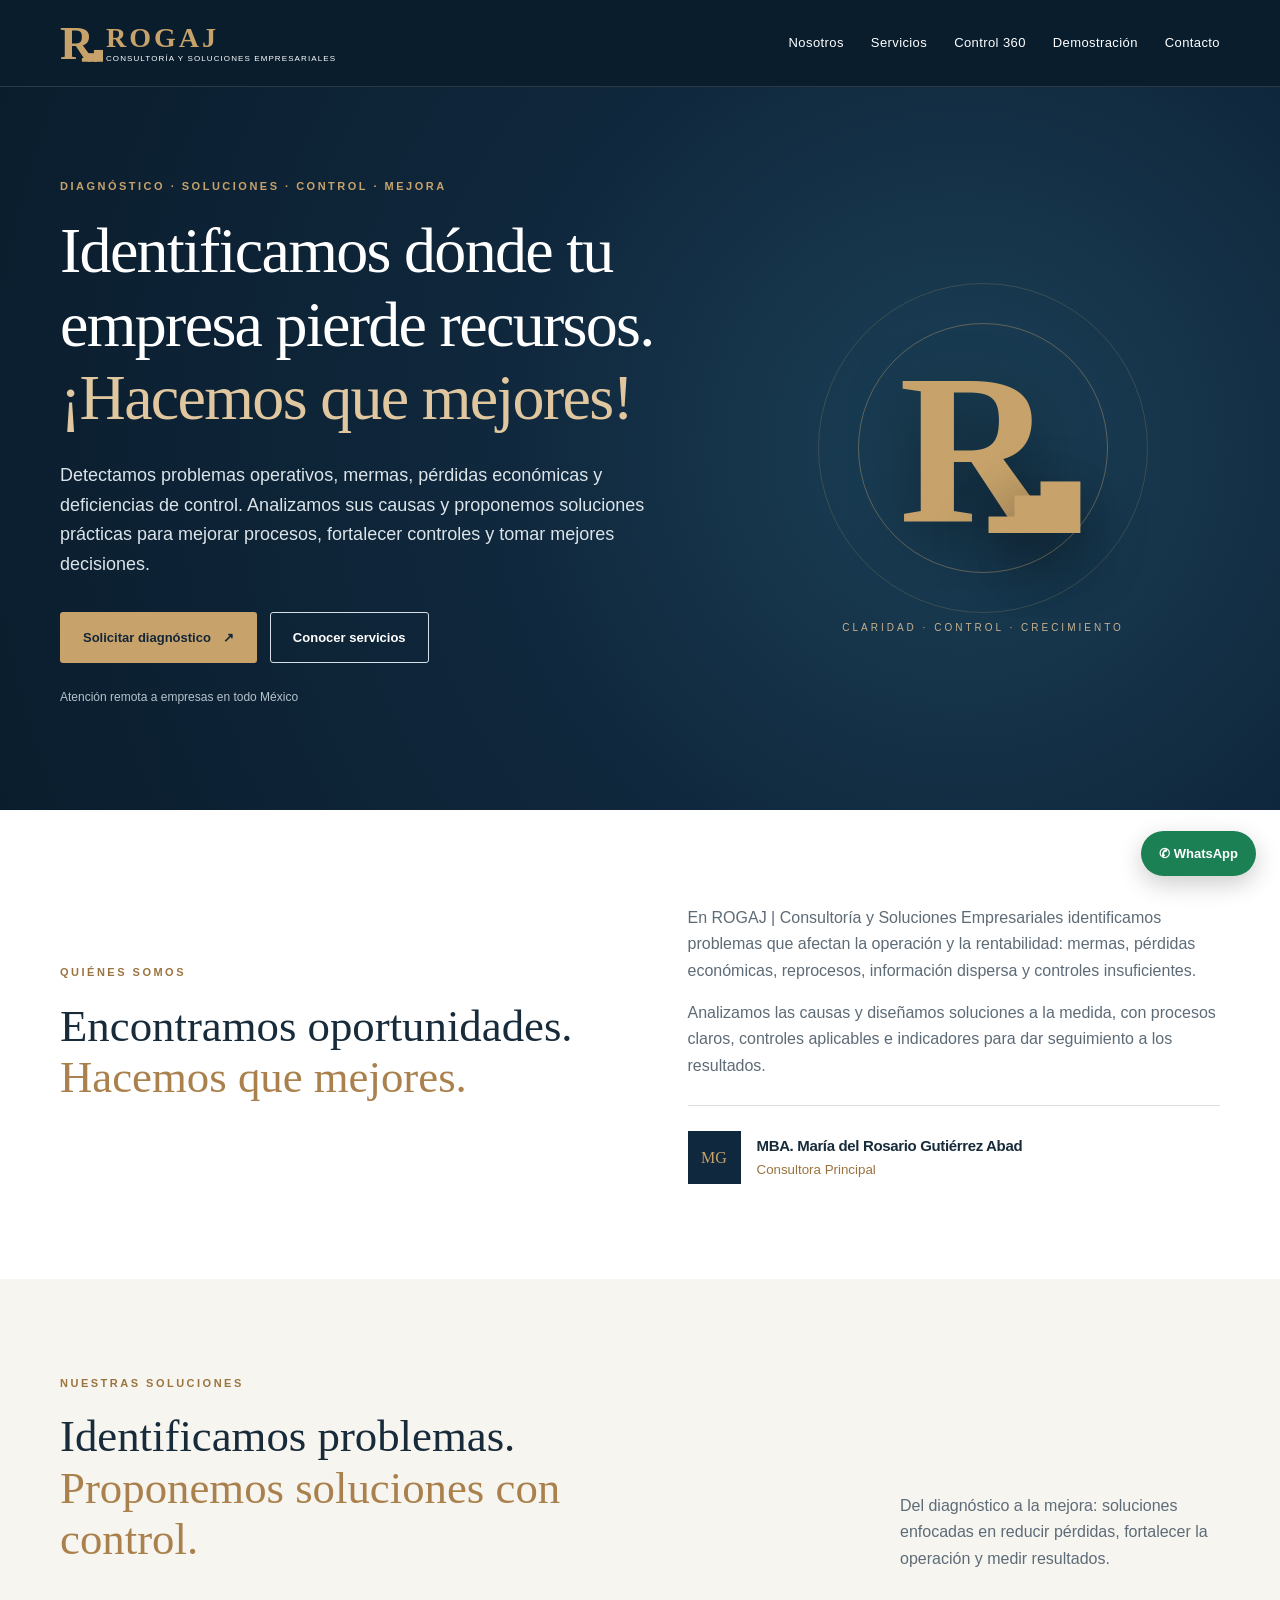
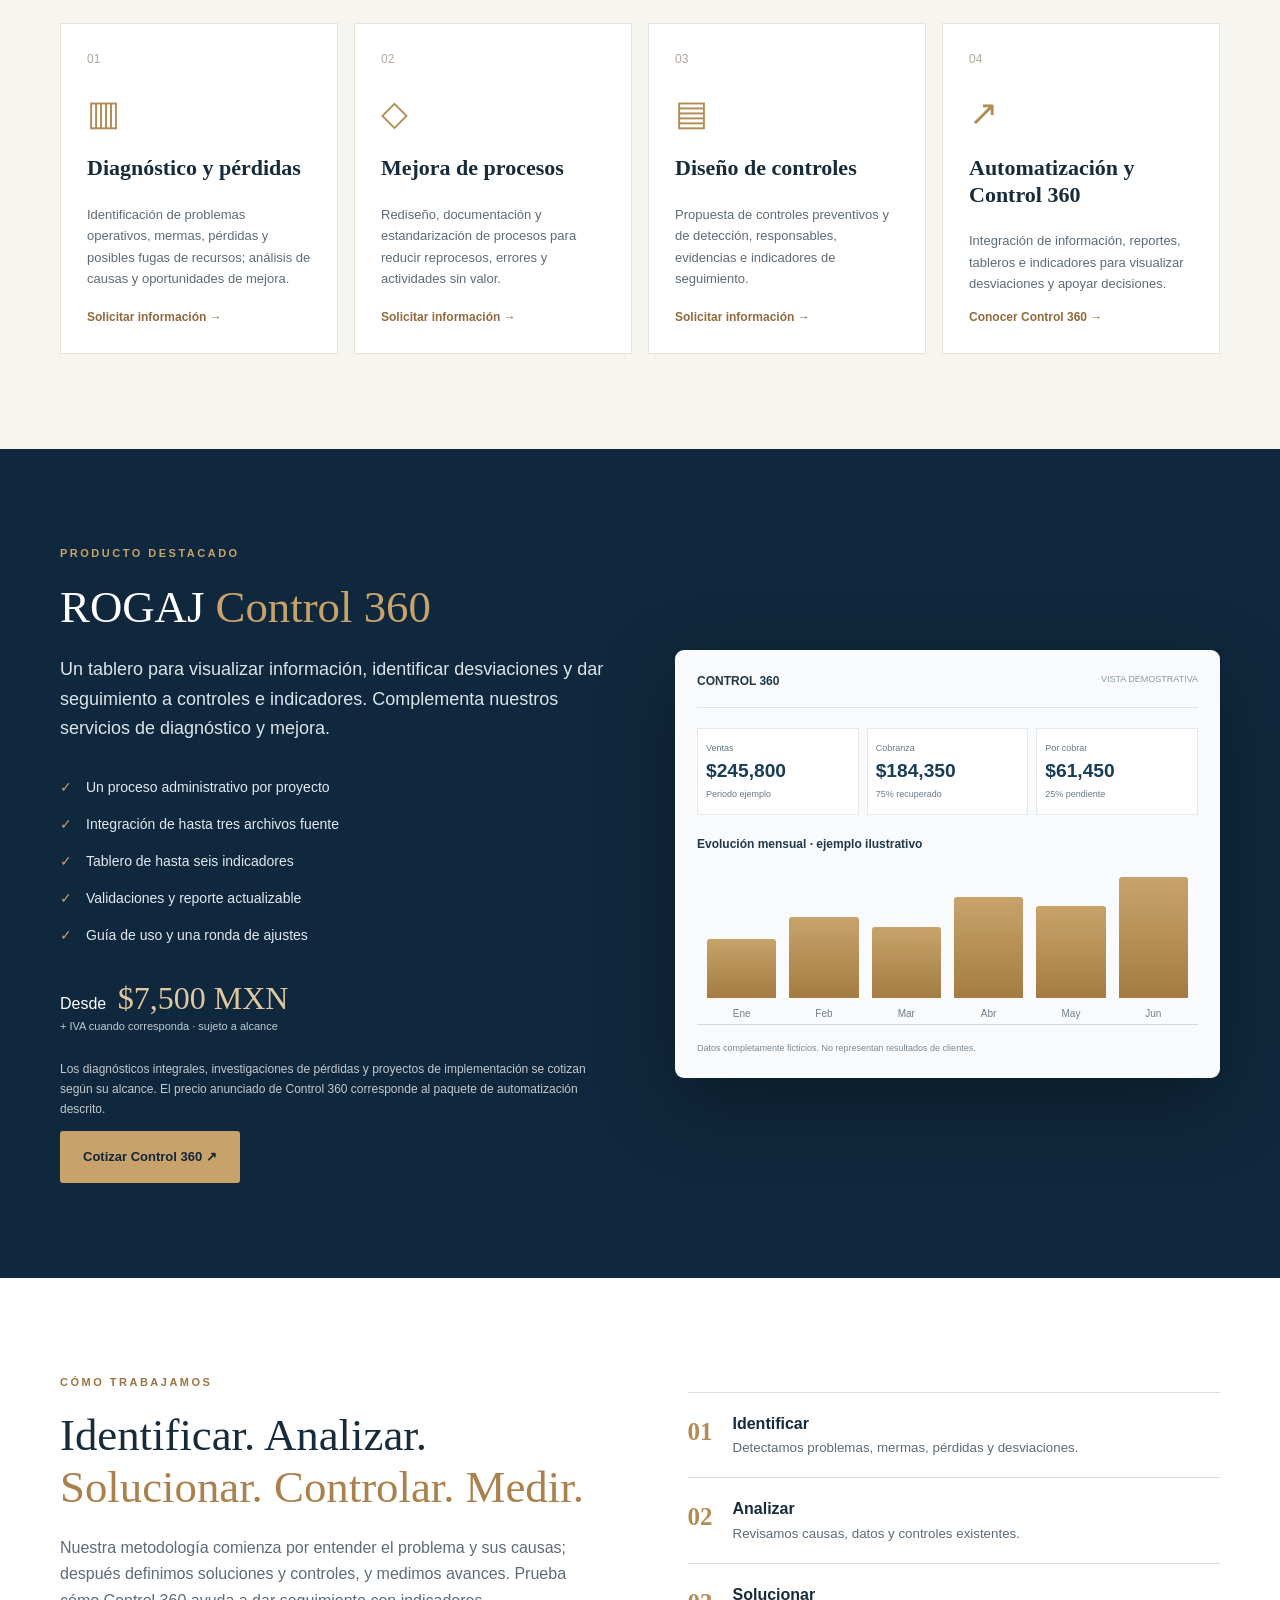
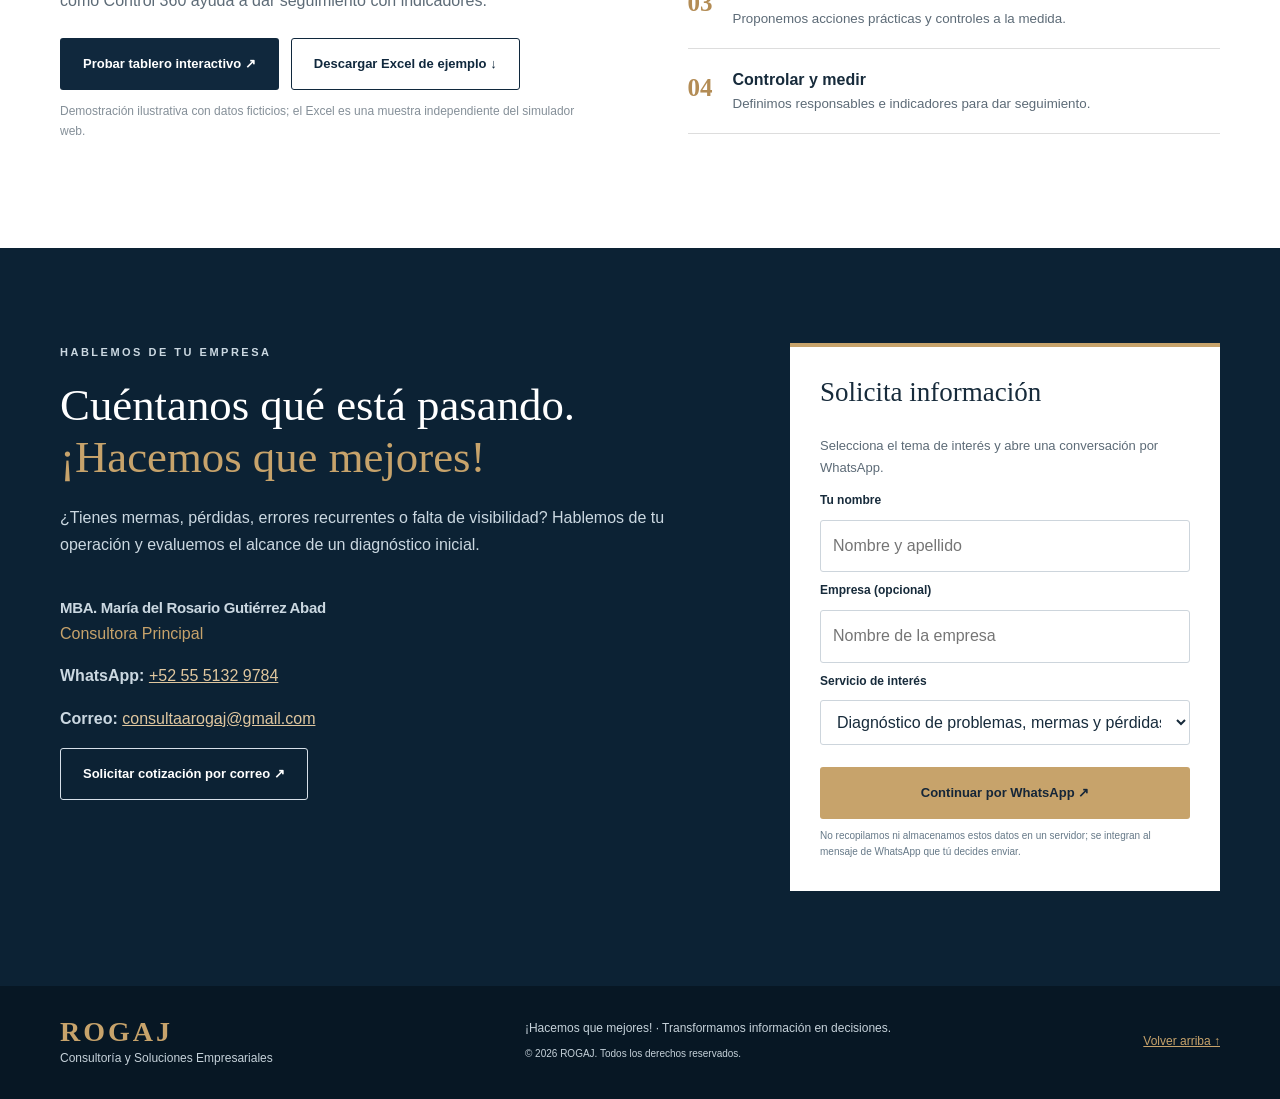
<file: index.html>
<!DOCTYPE html>

<html lang="es-MX">
<head>
<meta charset="utf-8"/><meta content="width=device-width,initial-scale=1" name="viewport"/>
<meta content="#10283d" name="theme-color"/><meta content="Consultoría empresarial en México. Identificamos mermas, pérdidas y problemas operativos; proponemos controles, mejora de procesos y tableros Control 360. ¡Hacemos que mejores!" name="description"/>
<title>ROGAJ | Consultoría empresarial, control de pérdidas y mejora de procesos</title>
<link href="styles.css" rel="stylesheet"/>
<link href="https://rogaj.github.io/ROGAJ/" rel="canonical"/><link href="favicon.svg" rel="icon"/><meta content="website" property="og:type"/><meta content="es_MX" property="og:locale"/><meta content="ROGAJ | Consultoría y Soluciones Empresariales" property="og:site_name"/><meta content="ROGAJ | Consultoría empresarial, control de pérdidas y mejora de procesos" property="og:title"/><meta content="Consultoría empresarial en México. Identificamos mermas, pérdidas y problemas operativos; proponemos controles, mejora de procesos y tableros Control 360. ¡Hacemos que mejores!" property="og:description"/><meta content="https://rogaj.github.io/ROGAJ/" property="og:url"/><meta content="index,follow,max-image-preview:large" name="robots"/><script type="application/ld+json">{"@context": "https://schema.org", "@type": "ProfessionalService", "name": "ROGAJ | Consultoría y Soluciones Empresariales", "url": "https://rogaj.github.io/ROGAJ/", "description": "Consultoría empresarial en México. Identificamos mermas, pérdidas y problemas operativos; proponemos controles, mejora de procesos y tableros Control 360. ¡Hacemos que mejores!", "email": "consultaarogaj@gmail.com", "telephone": "+52 55 5132 9784", "areaServed": {"@type": "Country", "name": "México"}, "availableLanguage": "es", "slogan": "¡Hacemos que mejores!", "hasOfferCatalog": {"@type": "OfferCatalog", "name": "Servicios ROGAJ", "itemListElement": [{"@type": "OfferCatalog", "name": "Diagnóstico de problemas, mermas y pérdidas"}, {"@type": "OfferCatalog", "name": "Mejora de procesos"}, {"@type": "OfferCatalog", "name": "Diseño de controles"}, {"@type": "OfferCatalog", "name": "ROGAJ Control 360"}]}}</script></head>
<body>
<a class="skip" href="#contenido">Ir al contenido</a>
<header class="site-header"><div class="container nav"><a aria-label="ROGAJ, inicio" class="brand" href="#inicio"><span class="mark">R<span class="bars">▂▅▇</span></span><span class="brand-text"><strong>ROGAJ</strong><small>CONSULTORÍA Y SOLUCIONES EMPRESARIALES</small></span></a><button aria-controls="menu" aria-expanded="false" aria-label="Abrir menú" class="menu-toggle">☰</button><nav aria-label="Navegación principal" id="menu"><a href="#nosotros">Nosotros</a><a href="#servicios">Servicios</a><a href="#control360">Control 360</a><a href="#demostracion">Demostración</a><a href="#contacto">Contacto</a></nav></div></header>
<main id="contenido"><section class="hero" id="inicio"><div class="container hero-grid"><div><p class="eyebrow">DIAGNÓSTICO · SOLUCIONES · CONTROL · MEJORA</p><h1>Identificamos dónde tu empresa pierde recursos. <em>¡Hacemos que mejores!</em></h1><p class="lead">Detectamos problemas operativos, mermas, pérdidas económicas y deficiencias de control. Analizamos sus causas y proponemos soluciones prácticas para mejorar procesos, fortalecer controles y tomar mejores decisiones.</p><div class="actions"><a class="btn gold" href="https://wa.me/525551329784?text=Hola%2C%20me%20interesa%20un%20diagn%C3%B3stico%20de%20ROGAJ" rel="noopener noreferrer" target="_blank">Solicitar diagnóstico <span aria-hidden="true">↗</span></a><a class="btn outline" href="#servicios">Conocer servicios</a></div><p class="hero-note">Atención remota a empresas en todo México</p></div><div aria-hidden="true" class="hero-art"><div class="orbit orbit-one"></div><div class="orbit orbit-two"></div><div class="hero-symbol">R<span>▂▅▇</span></div><div class="hero-caption">CLARIDAD · CONTROL · CRECIMIENTO</div></div></div></section>
<section class="section light" id="nosotros"><div class="container two-col"><div><p class="eyebrow dark">QUIÉNES SOMOS</p><h2>Encontramos oportunidades. <span>Hacemos que mejores.</span></h2></div><div><p>En ROGAJ | Consultoría y Soluciones Empresariales identificamos problemas que afectan la operación y la rentabilidad: mermas, pérdidas económicas, reprocesos, información dispersa y controles insuficientes.</p><p>Analizamos las causas y diseñamos soluciones a la medida, con procesos claros, controles aplicables e indicadores para dar seguimiento a los resultados.</p><div class="consultant"><span class="initial">MG</span><div><strong class="one-line-name">MBA. María del Rosario Gutiérrez Abad</strong><small>Consultora Principal</small></div></div></div></div></section>
<section class="section ivory" id="servicios"><div class="container"><p class="eyebrow dark">NUESTRAS SOLUCIONES</p><div class="section-top"><h2>Identificamos problemas. <span>Proponemos soluciones con control.</span></h2><p>Del diagnóstico a la mejora: soluciones enfocadas en reducir pérdidas, fortalecer la operación y medir resultados.</p></div><div class="cards"><article class="service"><span class="service-number">01</span><div class="service-icon">▥</div><h3>Diagnóstico y pérdidas</h3><p>Identificación de problemas operativos, mermas, pérdidas y posibles fugas de recursos; análisis de causas y oportunidades de mejora.</p><a href="#contacto">Solicitar información →</a></article><article class="service"><span class="service-number">02</span><div class="service-icon">◇</div><h3>Mejora de procesos</h3><p>Rediseño, documentación y estandarización de procesos para reducir reprocesos, errores y actividades sin valor.</p><a href="#contacto">Solicitar información →</a></article><article class="service"><span class="service-number">03</span><div class="service-icon">▤</div><h3>Diseño de controles</h3><p>Propuesta de controles preventivos y de detección, responsables, evidencias e indicadores de seguimiento.</p><a href="#contacto">Solicitar información →</a></article><article class="service"><span class="service-number">04</span><div class="service-icon">↗</div><h3>Automatización y Control 360</h3><p>Integración de información, reportes, tableros e indicadores para visualizar desviaciones y apoyar decisiones.</p><a href="#control360">Conocer Control 360 →</a></article></div></div></section>
<section class="section dark-section" id="control360"><div class="container product-grid"><div><p class="eyebrow">PRODUCTO DESTACADO</p><h2>ROGAJ <span>Control 360</span></h2><p class="lead">Un tablero para visualizar información, identificar desviaciones y dar seguimiento a controles e indicadores. Complementa nuestros servicios de diagnóstico y mejora.</p><ul class="ticks"><li>Un proceso administrativo por proyecto</li><li>Integración de hasta tres archivos fuente</li><li>Tablero de hasta seis indicadores</li><li>Validaciones y reporte actualizable</li><li>Guía de uso y una ronda de ajustes</li></ul><div class="price">Desde <strong>$7,500 MXN</strong> <small>+ IVA cuando corresponda · sujeto a alcance</small></div><p class="demo-disclaimer">Los diagnósticos integrales, investigaciones de pérdidas y proyectos de implementación se cotizan según su alcance. El precio anunciado de Control 360 corresponde al paquete de automatización descrito.</p><a class="btn gold" href="https://wa.me/525551329784?text=Hola%2C%20quiero%20cotizar%20ROGAJ%20Control%20360" rel="noopener noreferrer" target="_blank">Cotizar Control 360 ↗</a></div><div aria-label="Ilustración de un tablero de indicadores con datos ficticios" class="dashboard"><div class="dash-header"><strong>CONTROL 360</strong><span>VISTA DEMOSTRATIVA</span></div><div class="dash-metrics"><div><small>Ventas</small><strong>$245,800</strong><span>Periodo ejemplo</span></div><div><small>Cobranza</small><strong>$184,350</strong><span>75% recuperado</span></div><div><small>Por cobrar</small><strong>$61,450</strong><span>25% pendiente</span></div></div><div class="chart-title">Evolución mensual · ejemplo ilustrativo</div><div class="bars-chart"><div style="--h:46%"><span>Ene</span></div><div style="--h:63%"><span>Feb</span></div><div style="--h:55%"><span>Mar</span></div><div style="--h:79%"><span>Abr</span></div><div style="--h:72%"><span>May</span></div><div style="--h:94%"><span>Jun</span></div></div><small class="fictitious">Datos completamente ficticios. No representan resultados de clientes.</small></div></div></section>
<section class="section light" id="demostracion"><div class="container two-col"><div><p class="eyebrow dark">CÓMO TRABAJAMOS</p><h2>Identificar. Analizar. <span>Solucionar. Controlar. Medir.</span></h2><p>Nuestra metodología comienza por entender el problema y sus causas; después definimos soluciones y controles, y medimos avances. Prueba cómo Control 360 ayuda a dar seguimiento con indicadores.</p><div class="demo-actions"><a class="btn navy" href="demo.html">Probar tablero interactivo ↗</a><a class="btn demo-secondary" download="" href="ROGAJ_Control_360_Demo.xlsx">Descargar Excel de ejemplo ↓</a></div><p class="demo-disclaimer">Demostración ilustrativa con datos ficticios; el Excel es una muestra independiente del simulador web.</p></div><div class="steps"><div><b>01</b><span><strong>Identificar</strong><small>Detectamos problemas, mermas, pérdidas y desviaciones.</small></span></div><div><b>02</b><span><strong>Analizar</strong><small>Revisamos causas, datos y controles existentes.</small></span></div><div><b>03</b><span><strong>Solucionar</strong><small>Proponemos acciones prácticas y controles a la medida.</small></span></div><div><b>04</b><span><strong>Controlar y medir</strong><small>Definimos responsables e indicadores para dar seguimiento.</small></span></div></div></div></section>
<section class="section contact-section" id="contacto"><div class="container contact-grid"><div><p class="eyebrow">HABLEMOS DE TU EMPRESA</p><h2>Cuéntanos qué está pasando. <span>¡Hacemos que mejores!</span></h2><p>¿Tienes mermas, pérdidas, errores recurrentes o falta de visibilidad? Hablemos de tu operación y evaluemos el alcance de un diagnóstico inicial.</p><p class="contact-person"><strong class="one-line-name">MBA. María del Rosario Gutiérrez Abad</strong><span>Consultora Principal</span></p><p><strong>WhatsApp:</strong> <a href="https://wa.me/525551329784" rel="noopener noreferrer" target="_blank">+52 55 5132 9784</a></p><p><strong>Correo:</strong> <a href="mailto:consultaarogaj@gmail.com">consultaarogaj@gmail.com</a></p><p><a class="btn outline email-contact" href="mailto:consultaarogaj@gmail.com?subject=Solicitud%20de%20cotizaci%C3%B3n%20-%20ROGAJ&amp;body=Hola%20ROGAJ%2C%0A%0AMe%20gustar%C3%ADa%20solicitar%20una%20cotizaci%C3%B3n.%0A%0AServicio%20de%20inter%C3%A9s%3A%0AEmpresa%3A%0ANombre%3A%0A%0AGracias.">Solicitar cotización por correo ↗</a></p></div><div class="contact-card"><h3>Solicita información</h3><p>Selecciona el tema de interés y abre una conversación por WhatsApp.</p><form id="lead-form"><label for="lead-name">Tu nombre</label><input id="lead-name" maxlength="90" name="name" placeholder="Nombre y apellido" required=""/><label for="lead-company">Empresa (opcional)</label><input id="lead-company" maxlength="100" name="company" placeholder="Nombre de la empresa"/><label for="lead-service">Servicio de interés</label><select id="lead-service" name="service"><option>Diagnóstico de problemas, mermas y pérdidas</option><option>Mejora de procesos</option><option>Diseño de controles</option><option>ROGAJ Control 360</option><option>Consulta general</option></select><button class="btn gold full" type="submit">Continuar por WhatsApp ↗</button><small>No recopilamos ni almacenamos estos datos en un servidor; se integran al mensaje de WhatsApp que tú decides enviar.</small></form></div></div></section></main>
<footer><div class="container footer-content"><div><strong>ROGAJ</strong><p>Consultoría y Soluciones Empresariales</p></div><div><p>¡Hacemos que mejores! · Transformamos información en decisiones.</p><small>© <span id="year"></span> ROGAJ. Todos los derechos reservados.</small></div><a href="#inicio">Volver arriba ↑</a></div></footer>
<a aria-label="Contactar a ROGAJ por WhatsApp" class="floating-wa" href="https://wa.me/525551329784?text=Hola%2C%20quiero%20informaci%C3%B3n%20sobre%20ROGAJ" rel="noopener noreferrer" target="_blank">✆ <span>WhatsApp</span></a>
<script src="script.js"></script>
</body></html>
</file>
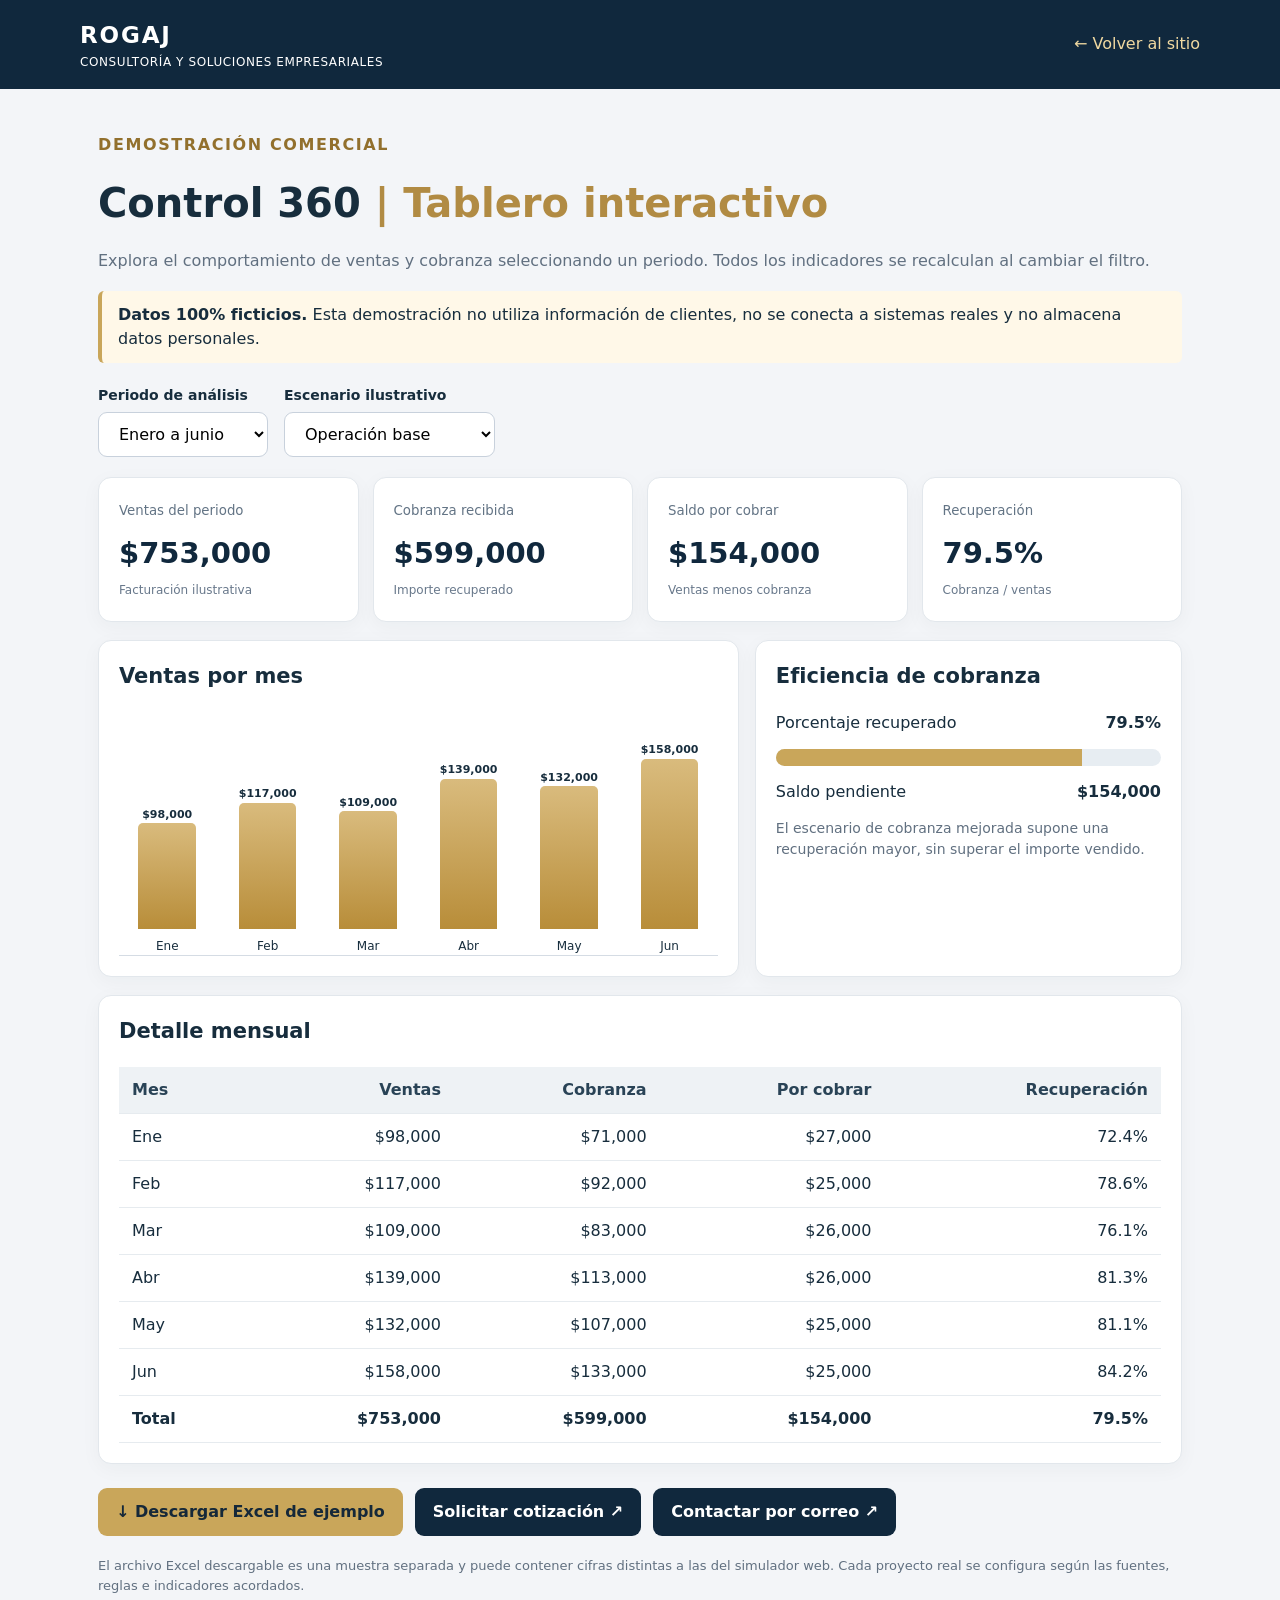
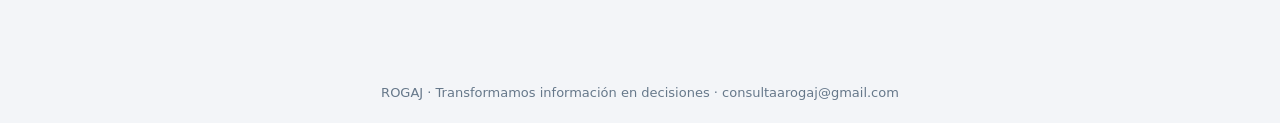
<file: demo.html>
<!DOCTYPE html>
<html lang="es-MX"><head><meta charset="utf-8"/><meta content="width=device-width,initial-scale=1" name="viewport"/><meta content="Prueba la demostración gratuita de ROGAJ Control 360: indicadores de ventas, cobranza y cuentas por cobrar con datos ficticios. Solicita una cotización." name="description"/><title>Demo Control 360 | Tablero de ventas y cobranza | ROGAJ</title><style>
:root{--navy:#10283d;--gold:#c9a65a;--bg:#f3f5f8;--ink:#172d3d}*{box-sizing:border-box}body{margin:0;background:var(--bg);font:16px/1.5 system-ui,-apple-system,Segoe UI,sans-serif;color:var(--ink)}header{background:var(--navy);color:white;padding:18px max(20px,calc((100vw - 1120px)/2));display:flex;align-items:center;justify-content:space-between;gap:12px;flex-wrap:wrap}header strong{font-size:23px;letter-spacing:.08em}a{color:inherit}header a{color:#f0d9a1;text-decoration:none}main{max-width:1120px;margin:0 auto;padding:28px 18px 55px}h1{font-size:clamp(26px,4vw,40px);margin:0 0 8px}h2{font-size:21px;margin:0 0 18px}.muted{color:#617080}.note{background:#fff8e8;border-left:4px solid var(--gold);padding:12px 16px;border-radius:6px;margin:18px 0 22px}.toolbar{display:flex;gap:16px;align-items:end;flex-wrap:wrap;margin:20px 0}label{font-size:14px;font-weight:650;display:block;margin-bottom:6px}select{border:1px solid #c8d1dc;background:white;border-radius:9px;padding:11px 16px;font:inherit;min-width:170px}.kpis{display:grid;grid-template-columns:repeat(4,minmax(0,1fr));gap:14px}.card,.panel{background:white;border:1px solid #e2e7ec;border-radius:13px;padding:20px;box-shadow:0 5px 20px #172d3d0a}.card small{color:#637485}.card strong{display:block;font-size:clamp(19px,2.6vw,29px);margin:10px 0 2px;color:var(--navy)}.card em{font-style:normal;font-size:12px;color:#68788b}.panels{display:grid;grid-template-columns:1.5fr 1fr;gap:16px;margin-top:18px}.bars{height:245px;display:flex;align-items:end;gap:12px;border-bottom:1px solid #d5dce4;padding:20px 4px 0}.bar-group{height:100%;flex:1;display:flex;flex-direction:column;justify-content:end;align-items:center;min-width:0}.bar{width:65%;max-width:58px;background:linear-gradient(#d9bb7d,#b88d39);border-radius:5px 5px 0 0;min-height:3px}.bar-group span{font-size:12px;margin-top:8px}.bar-group b{font-size:11px;white-space:nowrap}.progress{height:17px;border-radius:12px;background:#e7edf2;overflow:hidden;margin:14px 0}.progress>div{height:100%;background:var(--gold);transition:width .2s}.stat{display:flex;justify-content:space-between;margin:12px 0}.actions{display:flex;gap:12px;flex-wrap:wrap;margin-top:24px}.btn{background:var(--navy);color:white;text-decoration:none;padding:12px 18px;border-radius:9px;font-weight:650}.btn.gold{background:var(--gold);color:#152839}.table-wrap{overflow-x:auto;margin-top:20px}table{width:100%;border-collapse:collapse;min-width:520px}th,td{padding:11px 13px;text-align:right;border-bottom:1px solid #e6ebef}th:first-child,td:first-child{text-align:left}th{background:#eef2f5;color:#294356}tfoot{font-weight:700}footer{font-size:13px;color:#66788a;text-align:center;padding:20px}@media(max-width:760px){.kpis{grid-template-columns:repeat(2,minmax(0,1fr))}.panels{grid-template-columns:1fr}.card{padding:14px}}@media(max-width:400px){.kpis{grid-template-columns:1fr}}
</style><link href="https://rogaj.github.io/ROGAJ/demo.html" rel="canonical"/><link href="favicon.svg" rel="icon"/><meta content="website" property="og:type"/><meta content="es_MX" property="og:locale"/><meta content="ROGAJ | Consultoría y Soluciones Empresariales" property="og:site_name"/><meta content="Demo Control 360 | Tablero de ventas y cobranza | ROGAJ" property="og:title"/><meta content="Prueba la demostración gratuita de ROGAJ Control 360: indicadores de ventas, cobranza y cuentas por cobrar con datos ficticios. Solicita una cotización." property="og:description"/><meta content="https://rogaj.github.io/ROGAJ/demo.html" property="og:url"/><meta content="index,follow,max-image-preview:large" name="robots"/></head><body><header><div><strong>ROGAJ</strong><div style="font-size:12px;letter-spacing:.05em">CONSULTORÍA Y SOLUCIONES EMPRESARIALES</div></div><a href="index.html#demostracion">← Volver al sitio</a></header><main><p style="color:#92702d;font-weight:700;letter-spacing:.1em">DEMOSTRACIÓN COMERCIAL</p><h1>Control 360 <span style="color:#b18b43">| Tablero interactivo</span></h1><p class="muted">Explora el comportamiento de ventas y cobranza seleccionando un periodo. Todos los indicadores se recalculan al cambiar el filtro.</p><div class="note"><strong>Datos 100% ficticios.</strong> Esta demostración no utiliza información de clientes, no se conecta a sistemas reales y no almacena datos personales.</div><div class="toolbar"><div><label for="period">Periodo de análisis</label><select id="period"><option value="all">Enero a junio</option><option value="0">Enero</option><option value="1">Febrero</option><option value="2">Marzo</option><option value="3">Abril</option><option value="4">Mayo</option><option value="5">Junio</option></select></div><div><label for="scenario">Escenario ilustrativo</label><select id="scenario"><option value="base">Operación base</option><option value="growth">Ventas +15%</option><option value="collection">Cobranza mejorada</option></select></div></div><section aria-label="Indicadores principales" class="kpis"><div class="card"><small>Ventas del periodo</small><strong id="sales">—</strong><em>Facturación ilustrativa</em></div><div class="card"><small>Cobranza recibida</small><strong id="paid">—</strong><em>Importe recuperado</em></div><div class="card"><small>Saldo por cobrar</small><strong id="pending">—</strong><em>Ventas menos cobranza</em></div><div class="card"><small>Recuperación</small><strong id="rate">—</strong><em>Cobranza / ventas</em></div></section><div class="panels"><section class="panel"><h2>Ventas por mes</h2><div aria-label="Gráfico de barras de ventas mensuales" class="bars" id="bars" role="img"></div></section><section class="panel"><h2>Eficiencia de cobranza</h2><div class="stat"><span>Porcentaje recuperado</span><strong id="progressLabel">—</strong></div><div aria-label="Porcentaje de recuperación" class="progress"><div id="progressBar"></div></div><div class="stat"><span>Saldo pendiente</span><strong id="pendingDetail">—</strong></div><p class="muted" style="font-size:14px">El escenario de cobranza mejorada supone una recuperación mayor, sin superar el importe vendido.</p></section></div><section class="panel" style="margin-top:18px"><h2>Detalle mensual</h2><div class="table-wrap"><table><thead><tr><th>Mes</th><th>Ventas</th><th>Cobranza</th><th>Por cobrar</th><th>Recuperación</th></tr></thead><tbody id="rows"></tbody><tfoot id="totals"></tfoot></table></div></section><div class="actions"><a class="btn gold" download="" href="ROGAJ_Control_360_Demo.xlsx">↓ Descargar Excel de ejemplo</a><a class="btn" href="https://wa.me/525551329784?text=Hola%2C%20prob%C3%A9%20la%20demostraci%C3%B3n%20de%20ROGAJ%20Control%20360%20y%20quiero%20una%20cotizaci%C3%B3n" rel="noopener noreferrer" target="_blank">Solicitar cotización ↗</a><a class="btn" href="mailto:consultaarogaj@gmail.com?subject=Cotizaci%C3%B3n%20Control%20360">Contactar por correo ↗</a></div><p class="muted" style="font-size:13px;margin-top:20px">El archivo Excel descargable es una muestra separada y puede contener cifras distintas a las del simulador web. Cada proyecto real se configura según las fuentes, reglas e indicadores acordados.</p></main><footer>ROGAJ · Transformamos información en decisiones · consultaarogaj@gmail.com</footer><script>
const data=[['Ene',98000,71000],['Feb',117000,92000],['Mar',109000,83000],['Abr',139000,113000],['May',132000,107000],['Jun',158000,133000]];const mx=n=>new Intl.NumberFormat('es-MX',{style:'currency',currency:'MXN',maximumFractionDigits:0}).format(n);const el=id=>document.getElementById(id);function update(){const period=el('period').value,scenario=el('scenario').value;const source=period==='all'?data:data.slice(Number(period),Number(period)+1);const rows=source.map(([m,s,c])=>{if(scenario==='growth')s=Math.round(s*1.15);if(scenario==='collection')c=Math.min(s,Math.round(c*1.12));return[m,s,c]});const sales=rows.reduce((a,r)=>a+r[1],0),paid=rows.reduce((a,r)=>a+r[2],0),pending=sales-paid,rate=sales?paid/sales:0;el('sales').textContent=mx(sales);el('paid').textContent=mx(paid);el('pending').textContent=mx(pending);el('rate').textContent=(rate*100).toFixed(1)+'%';el('progressLabel').textContent=(rate*100).toFixed(1)+'%';el('progressBar').style.width=(rate*100)+'%';el('pendingDetail').textContent=mx(pending);const max=Math.max(...rows.map(r=>r[1]));el('bars').replaceChildren(...rows.map(([m,s])=>{const g=document.createElement('div');g.className='bar-group';const b=document.createElement('b');b.textContent=mx(s);const bar=document.createElement('div');bar.className='bar';bar.style.height=(s/max*170)+'px';const label=document.createElement('span');label.textContent=m;g.append(b,bar,label);return g}));el('rows').replaceChildren(...rows.map(([m,s,c])=>{const tr=document.createElement('tr');[m,mx(s),mx(c),mx(s-c),(c/s*100).toFixed(1)+'%'].forEach(v=>{const td=document.createElement('td');td.textContent=v;tr.append(td)});return tr}));el('totals').replaceChildren();const tr=document.createElement('tr');['Total',mx(sales),mx(paid),mx(pending),(rate*100).toFixed(1)+'%'].forEach(v=>{const td=document.createElement('td');td.textContent=v;tr.append(td)});el('totals').append(tr)}el('period').addEventListener('change',update);el('scenario').addEventListener('change',update);update();
</script></body></html>
</file>
<file: styles.css>
:root{--navy:#10283d;--deep:#0a1d2d;--gold:#c7a36b;--gold-light:#e0c79f;--ink:#172b3b;--muted:#5d6b77;--ivory:#f7f5f0}*{box-sizing:border-box}html{scroll-behavior:smooth}body{margin:0;font-family:Arial,Helvetica,sans-serif;color:var(--ink);line-height:1.65}a{color:inherit}button,input,select{font:inherit}.container{width:min(1160px,calc(100% - 44px));margin:auto}.skip{position:absolute;left:-9999px}.skip:focus{left:10px;top:10px;background:white;z-index:100;padding:10px}.site-header{background:var(--deep);color:white;position:sticky;top:0;z-index:10;border-bottom:1px solid #ffffff20}.nav{display:flex;align-items:center;justify-content:space-between;min-height:86px;gap:20px}.brand{display:flex;align-items:center;gap:12px;text-decoration:none}.mark{font:700 47px Georgia,serif;color:var(--gold);line-height:1;position:relative}.mark .bars{font:700 11px Arial;letter-spacing:-2px;position:absolute;bottom:5px;left:22px}.brand-text{display:flex;flex-direction:column;line-height:1.25}.brand-text strong{font:700 28px Georgia,serif;letter-spacing:3px;color:var(--gold)}.brand-text small{font-size:8px;letter-spacing:1.1px}nav{display:flex;gap:27px}nav a{text-decoration:none;font-size:13px;letter-spacing:.4px}nav a:hover{color:var(--gold)}.menu-toggle{display:none;background:none;border:1px solid #ffffff66;color:white;padding:6px 12px;border-radius:4px}.hero{background:radial-gradient(circle at 75% 50%,#1b4057 0%,var(--navy) 44%,var(--deep) 100%);color:white;overflow:hidden}.hero-grid{display:grid;grid-template-columns:1.15fr .85fr;gap:45px;align-items:center;min-height:610px;padding:90px 0}.eyebrow{font-size:11px;font-weight:700;letter-spacing:2.5px;color:var(--gold);margin:0 0 19px}.eyebrow.dark{color:#9b7440}h1,h2,h3,p{margin-top:0}h1,h2{font-family:Georgia,'Times New Roman',serif;line-height:1.15;font-weight:500}h1{font-size:clamp(44px,5vw,74px);letter-spacing:-1.7px;margin-bottom:26px}h1 em{font-style:normal;color:var(--gold-light)}h2{font-size:clamp(32px,3.5vw,49px);margin-bottom:22px}h2 span{color:#aa814c}.lead{font-size:18px;max-width:620px;color:#dbe4e9}.actions{display:flex;gap:13px;flex-wrap:wrap;margin-top:32px}.btn{display:inline-flex;align-items:center;justify-content:center;gap:12px;text-decoration:none;border:1px solid transparent;padding:14px 22px;font-size:13px;font-weight:700;cursor:pointer;transition:transform .2s,background .2s;border-radius:3px}.btn:hover{transform:translateY(-2px)}.btn.gold{background:var(--gold);color:#152638}.btn.gold:hover{background:var(--gold-light)}.btn.outline{border-color:#d7e0e8;color:white}.btn.navy{background:var(--navy);color:white}.btn.full{width:100%}.hero-note{font-size:12px;color:#b5c3cc;margin-top:25px}.hero-art{height:380px;position:relative;display:grid;place-items:center}.orbit{position:absolute;border:1px solid #c7a36b33;border-radius:50%;width:330px;height:330px}.orbit-two{width:250px;height:250px;border-color:#c7a36b66}.hero-symbol{font:700 215px Georgia,serif;color:var(--gold);text-shadow:0 20px 65px #0007;line-height:1}.hero-symbol span{font:700 48px Arial;letter-spacing:-11px;margin-left:-65px}.hero-caption{position:absolute;bottom:2px;font-size:10px;letter-spacing:3px;color:#c6b18f}.section{padding:95px 0}.light{background:#fff}.ivory{background:var(--ivory)}.two-col{display:grid;grid-template-columns:1fr 1fr;gap:95px;align-items:center}.two-col p{color:var(--muted)}.consultant{display:flex;gap:16px;align-items:center;border-top:1px solid #ddd;padding-top:25px;margin-top:26px}.initial{width:53px;height:53px;background:var(--navy);color:var(--gold);display:grid;place-items:center;font-family:Georgia,serif}.consultant strong,.consultant small{display:block}.consultant small{color:#987340}.one-line-name{white-space:nowrap;letter-spacing:-.35px;font-size:clamp(10px,1.2vw,15px)}.section-top{display:flex;justify-content:space-between;align-items:end;gap:30px;margin-bottom:35px}.section-top h2{max-width:640px}.section-top p{max-width:320px;color:var(--muted)}.cards{display:grid;grid-template-columns:repeat(4,1fr);gap:16px}.service{background:white;border:1px solid #e7e3da;padding:26px;min-height:325px;display:flex;flex-direction:column}.service-number{font-size:12px;color:#b0a89d}.service-icon{font-size:35px;color:#b38c55;margin:14px 0}.service h3{font-family:Georgia,serif;font-size:22px;line-height:1.2}.service p{font-size:13px;color:var(--muted);flex:1}.service a{font-size:12px;color:#906b3d;text-decoration:none;font-weight:700}.dark-section{background:var(--navy);color:white}.product-grid{display:grid;grid-template-columns:1fr 1fr;gap:70px;align-items:center}.dark-section h2 span,.contact-section h2 span{color:var(--gold)}.ticks{list-style:none;padding:0;margin:25px 0}.ticks li{padding:7px 0 7px 26px;position:relative;font-size:14px;color:#e3e9ef}.ticks li:before{content:'✓';color:var(--gold);position:absolute;left:0}.price{margin:25px 0}.price strong{font:500 32px Georgia,serif;color:var(--gold-light);margin-left:7px}.price small{display:block;font-size:11px;color:#bdcbd4}.dashboard{background:#f9fafb;color:#20384a;padding:22px;border-radius:9px;box-shadow:0 25px 80px #0005}.dash-header{display:flex;justify-content:space-between;border-bottom:1px solid #dde3e6;padding-bottom:15px;font-size:12px}.dash-header span{font-size:9px;color:#8b99a3}.dash-metrics{display:grid;grid-template-columns:repeat(3,1fr);gap:8px;margin:20px 0}.dash-metrics div{background:#fff;border:1px solid #e3e9ec;padding:12px 8px}.dash-metrics small,.dash-metrics span{display:block;font-size:9px;color:#667988}.dash-metrics strong{display:block;font-size:clamp(13px,1.5vw,20px);color:#173e56}.chart-title{font-size:12px;font-weight:700}.bars-chart{height:170px;display:flex;align-items:end;gap:13px;padding:15px 10px 26px;border-bottom:1px solid #cfd9df}.bars-chart div{flex:1;height:var(--h);background:linear-gradient(180deg,#c7a36b,#a47c42);position:relative;border-radius:3px 3px 0 0}.bars-chart span{position:absolute;bottom:-25px;left:50%;transform:translateX(-50%);font-size:10px;color:#71808c}.fictitious{font-size:9px;color:#7a8790;display:block;margin-top:16px}.steps{border-top:1px solid #ddd}.steps>div{display:flex;gap:20px;border-bottom:1px solid #ddd;padding:18px 0}.steps b{font-family:Georgia,serif;font-size:25px;color:#b38c55}.steps strong,.steps small{display:block}.steps small{color:var(--muted)}.contact-section{background:#0c2234;color:white}.contact-grid{display:grid;grid-template-columns:1fr 430px;gap:75px}.contact-grid p{color:#cbd8e1}.contact-person{margin-top:38px}.contact-person strong,.contact-person span{display:block}.contact-person span{color:var(--gold)}.contact-grid a{color:var(--gold-light)}.pending{font-size:12px}.contact-card{background:#fff;color:var(--ink);padding:30px;border-top:4px solid var(--gold)}.contact-card h3{font:500 27px Georgia,serif}.contact-card p{color:var(--muted);font-size:13px}.contact-card form{display:flex;flex-direction:column;gap:9px}.contact-card label{font-size:12px;font-weight:700}.contact-card input,.contact-card select{padding:12px;border:1px solid #cdd5dc;border-radius:3px;background:#fff;width:100%;color:#172b3b}.contact-card button{margin-top:13px}.contact-card form small{font-size:10px;color:#667988}footer{background:#071724;color:#c6d2da;padding:30px 0}.footer-content{display:flex;align-items:center;justify-content:space-between;gap:25px}.footer-content strong{font:700 28px Georgia,serif;color:var(--gold);letter-spacing:3px}.footer-content p{font-size:12px;margin:0}.footer-content small{font-size:10px}.footer-content a{font-size:12px;color:var(--gold)}.floating-wa{position:fixed;bottom:24px;right:24px;z-index:9;background:#1b8054;color:white;text-decoration:none;border-radius:30px;padding:12px 18px;font-weight:700;box-shadow:0 8px 24px #0003;font-size:13px}@media(max-width:900px){.cards{grid-template-columns:repeat(2,1fr)}.product-grid,.two-col{gap:35px}.contact-grid{grid-template-columns:1fr 1fr;gap:25px}.brand-text small{max-width:175px}}@media(max-width:700px){.container{width:min(100% - 32px,540px)}.nav{min-height:73px}.brand-text strong{font-size:22px}.brand-text small{font-size:7px}.mark{font-size:38px}.menu-toggle{display:block}nav{display:none;position:absolute;top:73px;left:0;right:0;background:var(--deep);padding:18px 22px;flex-direction:column;gap:17px}nav.open{display:flex}.hero-grid,.two-col,.product-grid,.contact-grid{grid-template-columns:1fr}.hero-grid{padding:70px 0;gap:15px}.hero-art{height:230px}.orbit{width:205px;height:205px}.orbit-two{width:150px;height:150px}.hero-symbol{font-size:140px}.hero-symbol span{font-size:30px;margin-left:-42px;letter-spacing:-7px}.hero-caption{font-size:8px}.section{padding:65px 0}.section-top{display:block}.cards{grid-template-columns:1fr}.service{min-height:230px}.dash-metrics strong{font-size:14px}.contact-card{padding:22px}.footer-content{align-items:start;flex-direction:column}.one-line-name{font-size:clamp(9px,2.5vw,13px)}.floating-wa span{display:none}.floating-wa{border-radius:50%;padding:14px 18px}}
@media(prefers-reduced-motion:reduce){html{scroll-behavior:auto}.btn{transition:none}}

/* Enlace de correo visible en el área de contacto */
.email-contact{display:inline-flex;max-width:100%;white-space:normal;text-align:center;}

.demo-actions{display:flex;flex-wrap:wrap;gap:12px;margin-top:24px}.demo-secondary{background:transparent;color:#10283d;border:1px solid #10283d}.demo-disclaimer{font-size:12px;opacity:.75;margin-top:12px}
</file>
